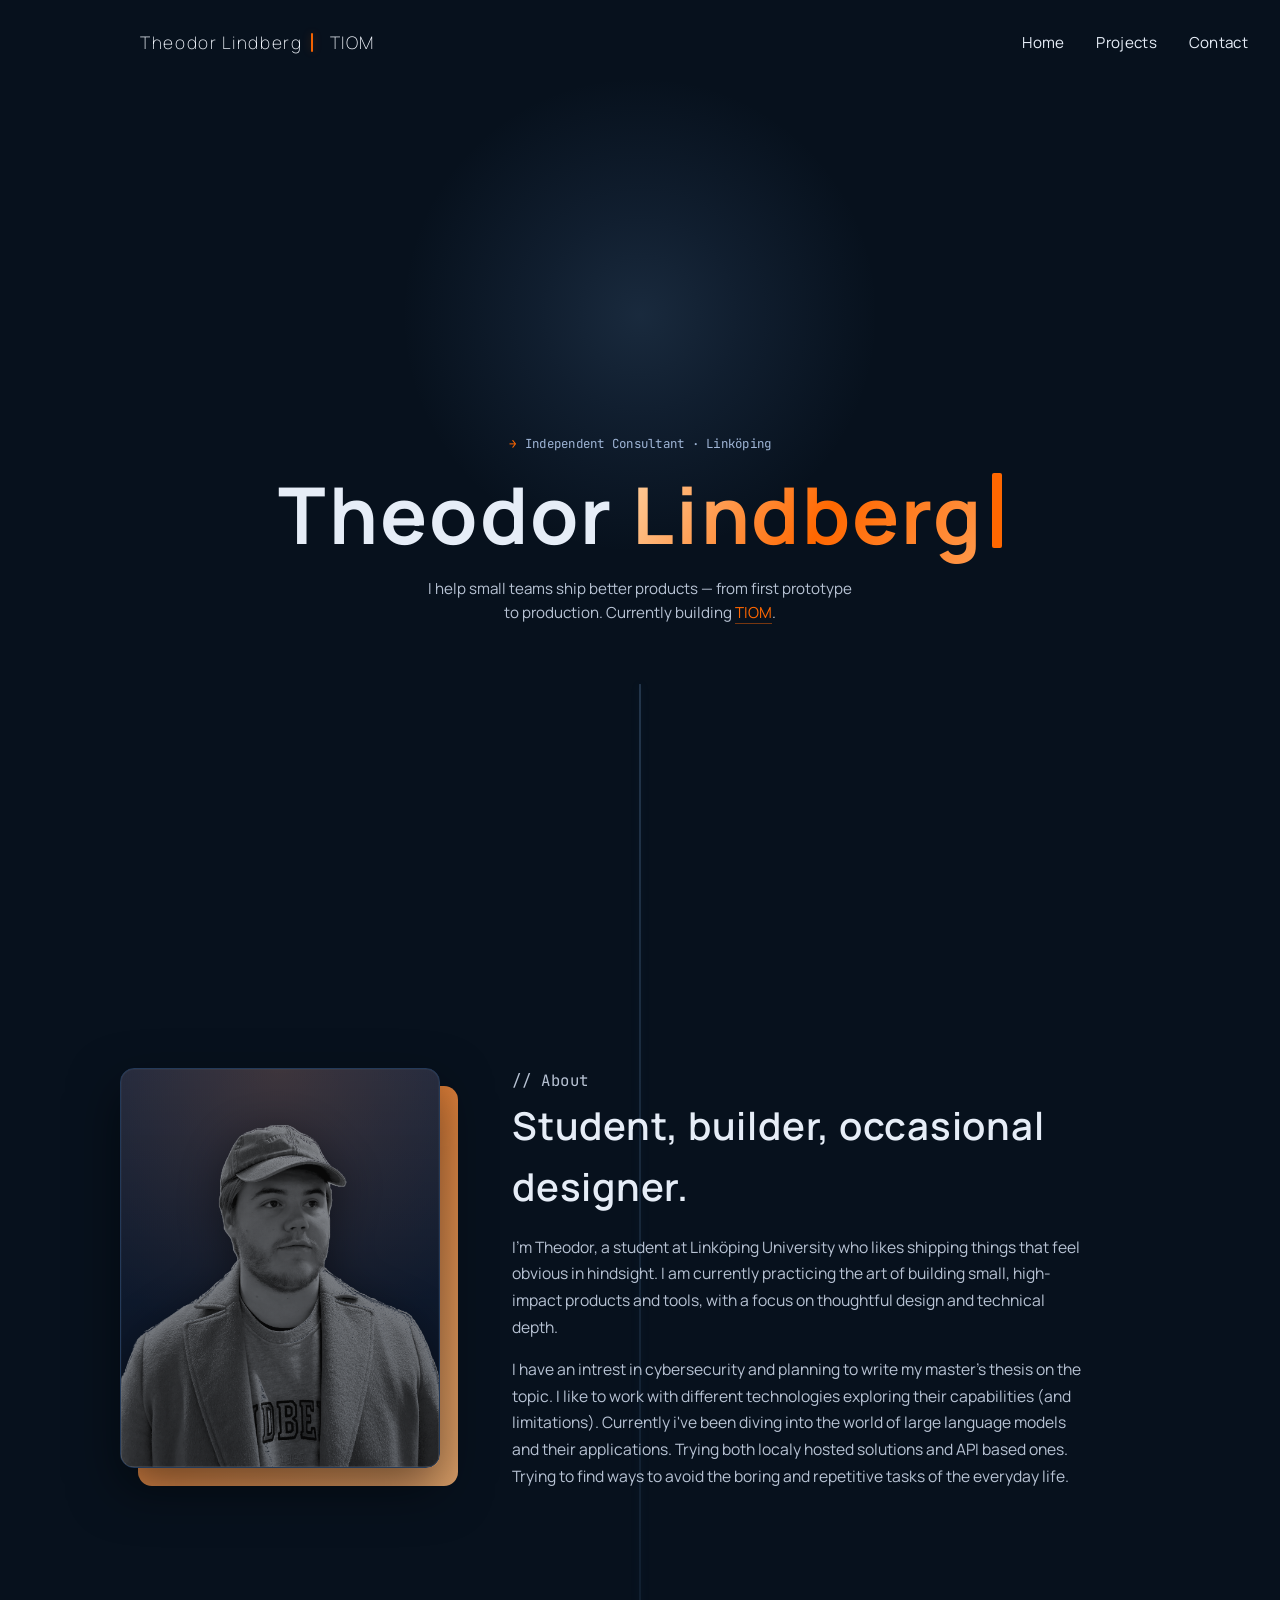
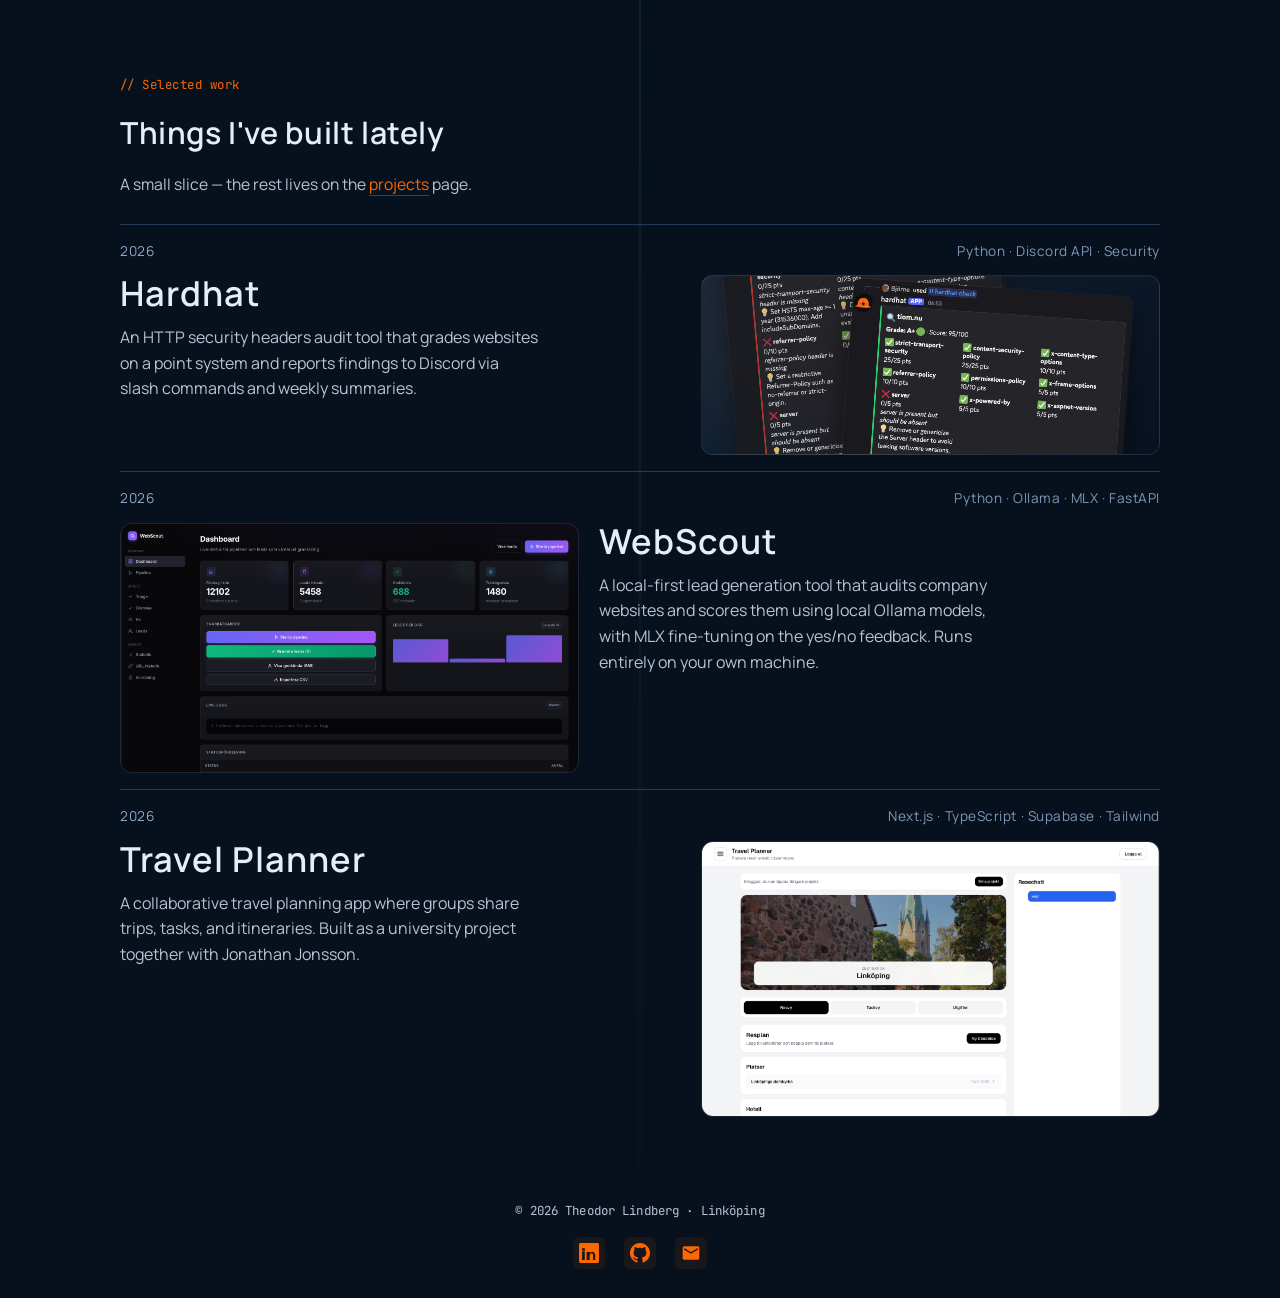
<file: index.html>
<!doctype html>
<html lang="en">
  <head>
    <meta charset="UTF-8" />
    <meta name="viewport" content="width=device-width, initial-scale=1.0" />
    <title>Theodor Lindberg | Consulting</title>
    <meta
      name="description"
      content="Independent consultant helping teams ship better products, faster."
    />
    <link rel="preconnect" href="https://fonts.googleapis.com" />
    <link rel="preconnect" href="https://fonts.gstatic.com" crossorigin />
    <link
      href="https://fonts.googleapis.com/css2?family=Manrope:wght@200;400;600;700&family=JetBrains+Mono:wght@400;500&display=swap"
      rel="stylesheet"
    />
    <link rel="stylesheet" href="styles.css" />
  </head>
  <body>
    <header class="site-header">
      <div class="brand" aria-label="theodor lindberg bar tiom">
        <a class="brand-name" href="#top">Theodor Lindberg</a>
        <span class="brand-divider" aria-hidden="true">|</span>
        <a class="brand-company" href="https://tiom.nu">TIOM</a>
      </div>
      <nav class="site-nav">
        <button class="nav-toggle" aria-label="Toggle menu">
          <span></span>
          <span></span>
          <span></span>
        </button>
        <ul class="nav-menu">
          <li><a href="index.html">Home</a></li>
          <li><a href="projects.html">Projects</a></li>
          <li><a href="contact.html">Contact</a></li>
        </ul>
      </nav>
    </header>

    <main id="top">
      <div class="page-line" aria-hidden="true"></div>
      <section class="hero container">
        <p class="hero-subline reveal">Independent Consultant · Linköping</p>
        <h1 class="reveal">Theodor <span class="name-accent">Lindberg</span><span class="hero-caret" aria-hidden="true"></span></h1>
        <p class="lead reveal">
          I help small teams ship better products — from first prototype to
          production. Currently building <a href="https://tiom.nu">TIOM</a>.
        </p>
      </section>

      <section class="container about-inline" id="about">
        <div class="about-inline-grid reveal">
          <figure class="about-inline-photo-wrap">
            <span class="photo-backdrop" aria-hidden="true"></span>
            <div class="photo-frame">
              <img
                class="about-inline-photo"
                src="assets/profilbild.png"
                alt="Portrait of Theodor Lindberg"
              />
            </div>
          </figure>
          <div class="about-inline-content">
            <p class="section-label">// About</p>
            <h2>Student, builder, occasional designer.</h2>
            <p>
              I'm Theodor, a student at Linköping University who likes shipping
              things that feel obvious in hindsight. I am currently practicing the art of building small, 
              high-impact products and tools, with a focus on thoughtful design and technical depth.
            </p>
            <p>
              I have an intrest in cybersecurity and planning to write my master's thesis on the topic. 
              I like to work with different technologies exploring their capabilities (and limitations).
              Currently i've been diving into the world of large language models and their applications.
              Trying both localy hosted solutions and API based ones. Trying to find ways to avoid the
              boring and repetitive tasks of the everyday life. 

           
          </div>
        </div>
      </section>

      <section class="container projects-intro reveal">
        <p class="section-label">// Selected work</p>
        <h2>Things I've built lately</h2>
        <p class="projects-lead">A small slice — the rest lives on the <a href="projects.html">projects</a> page.</p>
      </section>

      <section class="container projects-list spotlight-projects">
        <article class="project-entry reveal" id="spotlight-hardhat">
          <div class="project-meta">
            <p class="project-year">2026</p>
            <p class="project-tags">Python · Discord API · Security</p>
          </div>
          <div class="project-body">
            <div class="project-copy">
              <h2><a href="projects.html#project-hardhat">Hardhat</a></h2>
              <p>An HTTP security headers audit tool that grades websites on a point system and reports findings to Discord via slash commands and weekly summaries.</p>
            </div>
            <div class="project-preview project-preview-stack" aria-hidden="true">
              <img src="assets/hardhat-fail.png" alt="" class="stack-card stack-card-back" />
              <img src="assets/hardhat-pass.png" alt="" class="stack-card stack-card-front" />
            </div>
          </div>
        </article>

        <article class="project-entry reveal" id="spotlight-webscout">
          <div class="project-meta">
            <p class="project-year">2026</p>
            <p class="project-tags">Python · Ollama · MLX · FastAPI</p>
          </div>
          <div class="project-body">
            <div class="project-copy">
              <h2><a href="projects.html#project-webscout">WebScout</a></h2>
              <p>A local-first lead generation tool that audits company websites and scores them using local Ollama models, with MLX fine-tuning on the yes/no feedback. Runs entirely on your own machine.</p>
            </div>
            <div class="project-preview project-preview-image" aria-hidden="true">
              <img src="assets/webscout.png" alt="" />
            </div>
          </div>
        </article>

        <article class="project-entry reveal" id="spotlight-travel-planner">
          <div class="project-meta">
            <p class="project-year">2026</p>
            <p class="project-tags">Next.js · TypeScript · Supabase · Tailwind</p>
          </div>
          <div class="project-body">
            <div class="project-copy">
              <h2><a href="projects.html#project-travel-planner">Travel Planner</a></h2>
              <p>A collaborative travel planning app where groups share trips, tasks, and itineraries. Built as a university project together with Jonathan Jonsson.</p>
            </div>
            <div class="project-preview project-preview-image" aria-hidden="true">
              <img src="assets/travelplanner.png" alt="" />
            </div>
          </div>
        </article>
      </section>

      <section class="container spotlight-link reveal">
        <a href="projects.html">View all projects</a>
      </section>
    </main>

    <footer class="site-footer container">
      <div class="footer-content">
        <p class="footer-meta">© <span id="year"></span> Theodor Lindberg · Linköping</p>
        <div class="social-links">
          <a href="https://www.linkedin.com/in/theodor-l-00245a203" target="_blank" rel="noopener noreferrer" aria-label="LinkedIn">
            <svg viewBox="0 0 24 24" width="20" height="20" fill="currentColor">
              <path d="M20.447 20.452h-3.554v-5.569c0-1.328-.475-2.236-1.986-2.236-1.081 0-1.722.722-2.004 1.418-.103.249-.129.597-.129.946v5.441h-3.554s.05-8.736 0-9.646h3.554v1.366c.43-.664 1.199-1.608 2.928-1.608 2.136 0 3.745 1.393 3.745 4.385v5.503zM5.337 9.433c-1.144 0-1.915-.758-1.915-1.708 0-.951.771-1.71 1.958-1.71 1.187 0 1.914.759 1.939 1.71 0 .95-.752 1.708-1.982 1.708zm1.582 11.019H3.715V9.806h3.204v10.646zM22.225 0H1.771C.792 0 0 .774 0 1.729v20.542C0 23.227.792 24 1.771 24h20.451C23.2 24 24 23.227 24 22.271V1.729C24 .774 23.2 0 22.222 0h.003z"/>
            </svg>
          </a>
          <a href="https://github.com/Bjorne212" target="_blank" rel="noopener noreferrer" aria-label="GitHub">
            <svg viewBox="0 0 24 24" width="20" height="20" fill="currentColor">
              <path d="M12 0c-6.626 0-12 5.373-12 12 0 5.302 3.438 9.8 8.207 11.387.599.111.793-.261.793-.577v-2.234c-3.338.726-4.033-1.416-4.033-1.416-.546-1.387-1.333-1.756-1.333-1.756-1.089-.745.083-.729.083-.729 1.205.084 1.839 1.237 1.839 1.237 1.07 1.834 2.807 1.304 3.492.997.107-.775.418-1.305.762-1.604-2.665-.305-5.467-1.334-5.467-5.931 0-1.311.469-2.381 1.236-3.221-.124-.303-.535-1.524.117-3.176 0 0 1.008-.322 3.301 1.23.957-.266 1.983-.399 3.003-.404 1.02.005 2.047.138 3.006.404 2.291-1.552 3.297-1.23 3.297-1.23.653 1.653.242 2.874.118 3.176.77.84 1.235 1.911 1.235 3.221 0 4.609-2.807 5.624-5.479 5.921.43.372.823 1.102.823 2.222v 3.293c0 .319.192.694.801.576 4.765-1.589 8.199-6.086 8.199-11.386 0-6.627-5.373-12-12-12z"/>
            </svg>
          </a>
          <a href="mailto:tiom.info@gmail.com" aria-label="Email">
            <svg viewBox="0 0 24 24" width="20" height="20" fill="currentColor">
              <path d="M20 4H4c-1.1 0-1.99.9-1.99 2L2 18c0 1.1.9 2 2 2h16c1.1 0 2-.9 2-2V6c0-1.1-.9-2-2-2zm0 4l-8 5-8-5V6l8 5 8-5v2z"/>
            </svg>
          </a>
        </div>
      </div>
    </footer>

    <script src="main.js" defer></script>
  </body>
</html>
</file>
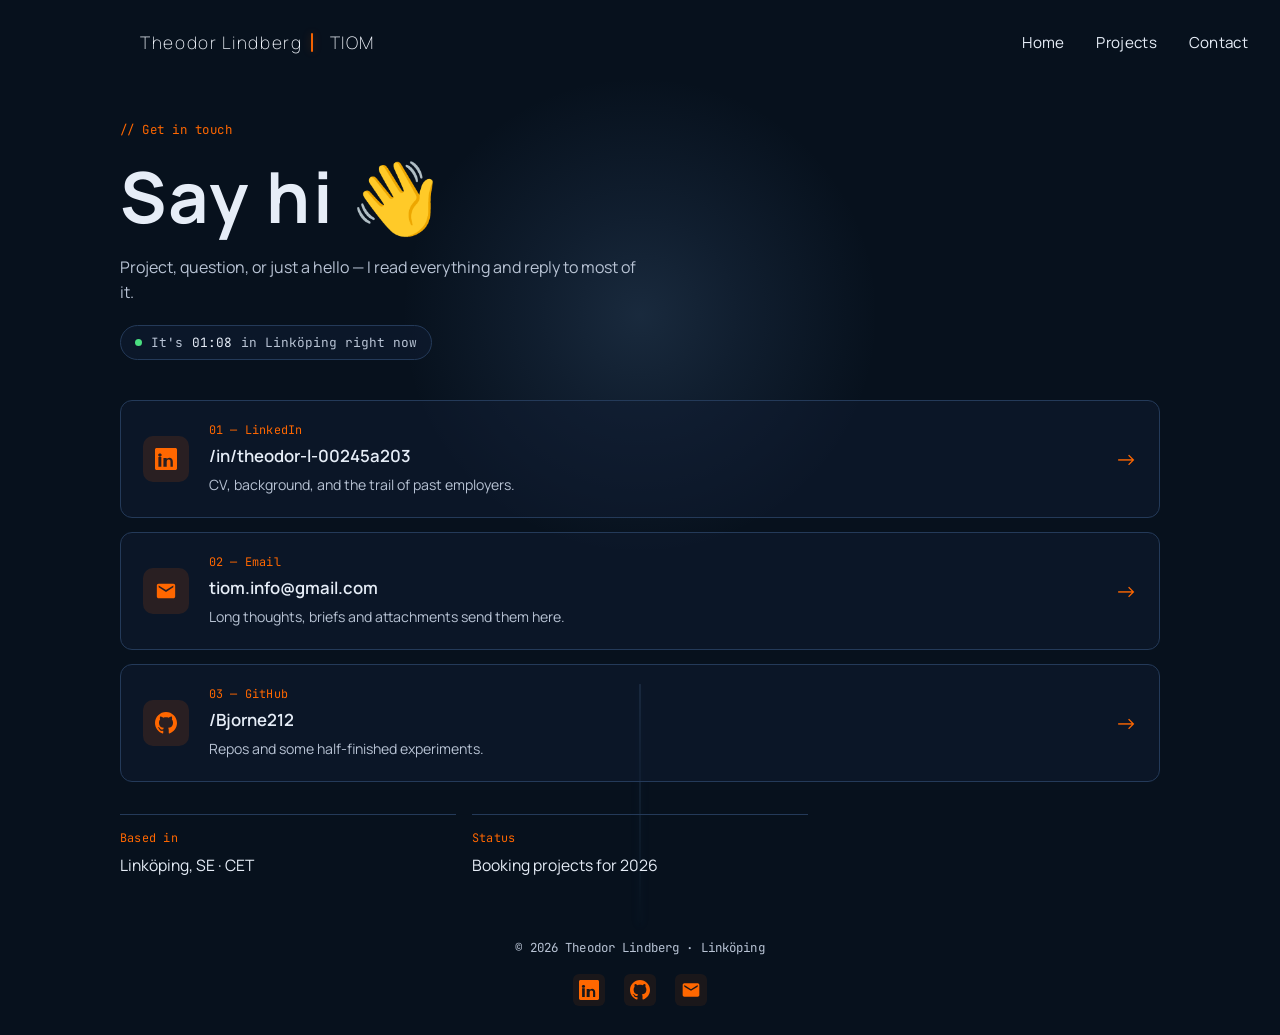
<file: contact.html>
<!doctype html>
<html lang="en">
  <head>
    <meta charset="UTF-8" />
    <meta name="viewport" content="width=device-width, initial-scale=1.0" />
    <title>Theodor Lindberg | Contact</title>
    <meta
      name="description"
      content="Contact Theodor Lindberg for consulting, product, or technical work."
    />
    <link rel="preconnect" href="https://fonts.googleapis.com" />
    <link rel="preconnect" href="https://fonts.gstatic.com" crossorigin />
    <link
      href="https://fonts.googleapis.com/css2?family=Manrope:wght@200;400;600;700&family=JetBrains+Mono:wght@400;500&display=swap"
      rel="stylesheet"
    />
    <link rel="stylesheet" href="styles.css" />
  </head>
  <body>
    <header class="site-header">
      <div class="brand" aria-label="theodor lindberg bar tiom">
        <a class="brand-name" href="index.html">Theodor Lindberg</a>
        <span class="brand-divider" aria-hidden="true">|</span>
        <a class="brand-company" href="https://tiom.nu">TIOM</a>
      </div>
      <nav class="site-nav">
        <button class="nav-toggle" aria-label="Toggle menu">
          <span></span>
          <span></span>
          <span></span>
        </button>
        <ul class="nav-menu">
          <li><a href="index.html">Home</a></li>
          <li><a href="projects.html">Projects</a></li>
          <li><a href="contact.html">Contact</a></li>
        </ul>
      </nav>
    </header>

    <main id="top">
      <div class="page-line" aria-hidden="true"></div>

      <section class="container contact-intro reveal">
        <p class="section-label">// Get in touch</p>
        <h1>Say hi <span class="wave" aria-hidden="true">👋</span></h1>
        <p class="contact-lead">
          Project, question, or just a hello — I read everything and reply to
          most of it. 
        </p>
        <p class="contact-clock">
          <span class="status-dot" aria-hidden="true"></span>
          It's <span id="local-time">--:--</span> in Linköping right now
        </p>
      </section>

      <section class="container contact-methods">
        <a
          class="contact-method reveal"
          href="https://www.linkedin.com/in/theodor-l-00245a203"
          target="_blank"
          rel="noopener noreferrer"
        >
          <div class="contact-method-icon" aria-hidden="true">
            <svg viewBox="0 0 24 24" width="22" height="22" fill="currentColor">
              <path d="M20.447 20.452h-3.554v-5.569c0-1.328-.475-2.236-1.986-2.236-1.081 0-1.722.722-2.004 1.418-.103.249-.129.597-.129.946v5.441h-3.554s.05-8.736 0-9.646h3.554v1.366c.43-.664 1.199-1.608 2.928-1.608 2.136 0 3.745 1.393 3.745 4.385v5.503zM5.337 9.433c-1.144 0-1.915-.758-1.915-1.708 0-.951.771-1.71 1.958-1.71 1.187 0 1.914.759 1.939 1.71 0 .95-.752 1.708-1.982 1.708zm1.582 11.019H3.715V9.806h3.204v10.646zM22.225 0H1.771C.792 0 0 .774 0 1.729v20.542C0 23.227.792 24 1.771 24h20.451C23.2 24 24 23.227 24 22.271V1.729C24 .774 23.2 0 22.222 0h.003z"/>
            </svg>
          </div>
          <div class="contact-method-body">
            <p class="contact-method-label">01 — LinkedIn</p>
            <p class="contact-method-value">/in/theodor-l-00245a203</p>
            <p class="contact-method-note">CV, background, and the trail of past employers.</p>
          </div>
          <span class="contact-method-arrow" aria-hidden="true">→</span>
        </a>

        <a
          class="contact-method reveal"
          href="mailto:tiom.info@gmail.com"
        >
          <div class="contact-method-icon" aria-hidden="true">
            <svg viewBox="0 0 24 24" width="22" height="22" fill="currentColor">
              <path d="M20 4H4c-1.1 0-1.99.9-1.99 2L2 18c0 1.1.9 2 2 2h16c1.1 0 2-.9 2-2V6c0-1.1-.9-2-2-2zm0 4l-8 5-8-5V6l8 5 8-5v2z"/>
            </svg>
          </div>
          <div class="contact-method-body">
            <p class="contact-method-label">02 — Email</p>
            <p class="contact-method-value">tiom.info@gmail.com</p>
            <p class="contact-method-note">Long thoughts, briefs and attachments send them here.</p>
          </div>
          <span class="contact-method-arrow" aria-hidden="true">→</span>
        </a>

        <a
          class="contact-method reveal"
          href="https://github.com/Bjorne212"
          target="_blank"
          rel="noopener noreferrer"
        >
          <div class="contact-method-icon" aria-hidden="true">
            <svg viewBox="0 0 24 24" width="22" height="22" fill="currentColor">
              <path d="M12 0c-6.626 0-12 5.373-12 12 0 5.302 3.438 9.8 8.207 11.387.599.111.793-.261.793-.577v-2.234c-3.338.726-4.033-1.416-4.033-1.416-.546-1.387-1.333-1.756-1.333-1.756-1.089-.745.083-.729.083-.729 1.205.084 1.839 1.237 1.839 1.237 1.07 1.834 2.807 1.304 3.492.997.107-.775.418-1.305.762-1.604-2.665-.305-5.467-1.334-5.467-5.931 0-1.311.469-2.381 1.236-3.221-.124-.303-.535-1.524.117-3.176 0 0 1.008-.322 3.301 1.23.957-.266 1.983-.399 3.003-.404 1.02.005 2.047.138 3.006.404 2.291-1.552 3.297-1.23 3.297-1.23.653 1.653.242 2.874.118 3.176.77.84 1.235 1.911 1.235 3.221 0 4.609-2.807 5.624-5.479 5.921.43.372.823 1.102.823 2.222v 3.293c0 .319.192.694.801.576 4.765-1.589 8.199-6.086 8.199-11.386 0-6.627-5.373-12-12-12z"/>
            </svg>
          </div>
          <div class="contact-method-body">
            <p class="contact-method-label">03 — GitHub</p>
            <p class="contact-method-value">/Bjorne212</p>
            <p class="contact-method-note">Repos and some half-finished experiments.</p>
          </div>
          <span class="contact-method-arrow" aria-hidden="true">→</span>
        </a>
      </section>

      <section class="container contact-meta reveal">
        <div class="contact-meta-item">
          <p class="contact-meta-label">Based in</p>
          <p class="contact-meta-value">Linköping, SE · CET</p>
        </div>
        <div class="contact-meta-item">
          <p class="contact-meta-label">Status</p>
          <p class="contact-meta-value">Booking projects for 2026</p>
        </div>
      </section>
    </main>

    <footer class="site-footer container">
      <div class="footer-content">
        <p class="footer-meta">© <span id="year"></span> Theodor Lindberg · Linköping</p>
        <div class="social-links">
          <a href="https://www.linkedin.com/in/theodor-l-00245a203" target="_blank" rel="noopener noreferrer" aria-label="LinkedIn">
            <svg viewBox="0 0 24 24" width="20" height="20" fill="currentColor">
              <path d="M20.447 20.452h-3.554v-5.569c0-1.328-.475-2.236-1.986-2.236-1.081 0-1.722.722-2.004 1.418-.103.249-.129.597-.129.946v5.441h-3.554s.05-8.736 0-9.646h3.554v1.366c.43-.664 1.199-1.608 2.928-1.608 2.136 0 3.745 1.393 3.745 4.385v5.503zM5.337 9.433c-1.144 0-1.915-.758-1.915-1.708 0-.951.771-1.71 1.958-1.71 1.187 0 1.914.759 1.939 1.71 0 .95-.752 1.708-1.982 1.708zm1.582 11.019H3.715V9.806h3.204v10.646zM22.225 0H1.771C.792 0 0 .774 0 1.729v20.542C0 23.227.792 24 1.771 24h20.451C23.2 24 24 23.227 24 22.271V1.729C24 .774 23.2 0 22.222 0h.003z"/>
            </svg>
          </a>
          <a href="https://github.com/Bjorne212" target="_blank" rel="noopener noreferrer" aria-label="GitHub">
            <svg viewBox="0 0 24 24" width="20" height="20" fill="currentColor">
              <path d="M12 0c-6.626 0-12 5.373-12 12 0 5.302 3.438 9.8 8.207 11.387.599.111.793-.261.793-.577v-2.234c-3.338.726-4.033-1.416-4.033-1.416-.546-1.387-1.333-1.756-1.333-1.756-1.089-.745.083-.729.083-.729 1.205.084 1.839 1.237 1.839 1.237 1.07 1.834 2.807 1.304 3.492.997.107-.775.418-1.305.762-1.604-2.665-.305-5.467-1.334-5.467-5.931 0-1.311.469-2.381 1.236-3.221-.124-.303-.535-1.524.117-3.176 0 0 1.008-.322 3.301 1.23.957-.266 1.983-.399 3.003-.404 1.02.005 2.047.138 3.006.404 2.291-1.552 3.297-1.23 3.297-1.23.653 1.653.242 2.874.118 3.176.77.84 1.235 1.911 1.235 3.221 0 4.609-2.807 5.624-5.479 5.921.43.372.823 1.102.823 2.222v 3.293c0 .319.192.694.801.576 4.765-1.589 8.199-6.086 8.199-11.386 0-6.627-5.373-12-12-12z"/>
            </svg>
          </a>
          <a href="mailto:tiom.info@gmail.com" aria-label="Email">
            <svg viewBox="0 0 24 24" width="20" height="20" fill="currentColor">
              <path d="M20 4H4c-1.1 0-1.99.9-1.99 2L2 18c0 1.1.9 2 2 2h16c1.1 0 2-.9 2-2V6c0-1.1-.9-2-2-2zm0 4l-8 5-8-5V6l8 5 8-5v2z"/>
            </svg>
          </a>
        </div>
      </div>
    </footer>

    <script src="main.js" defer></script>
  </body>
</html>
</file>
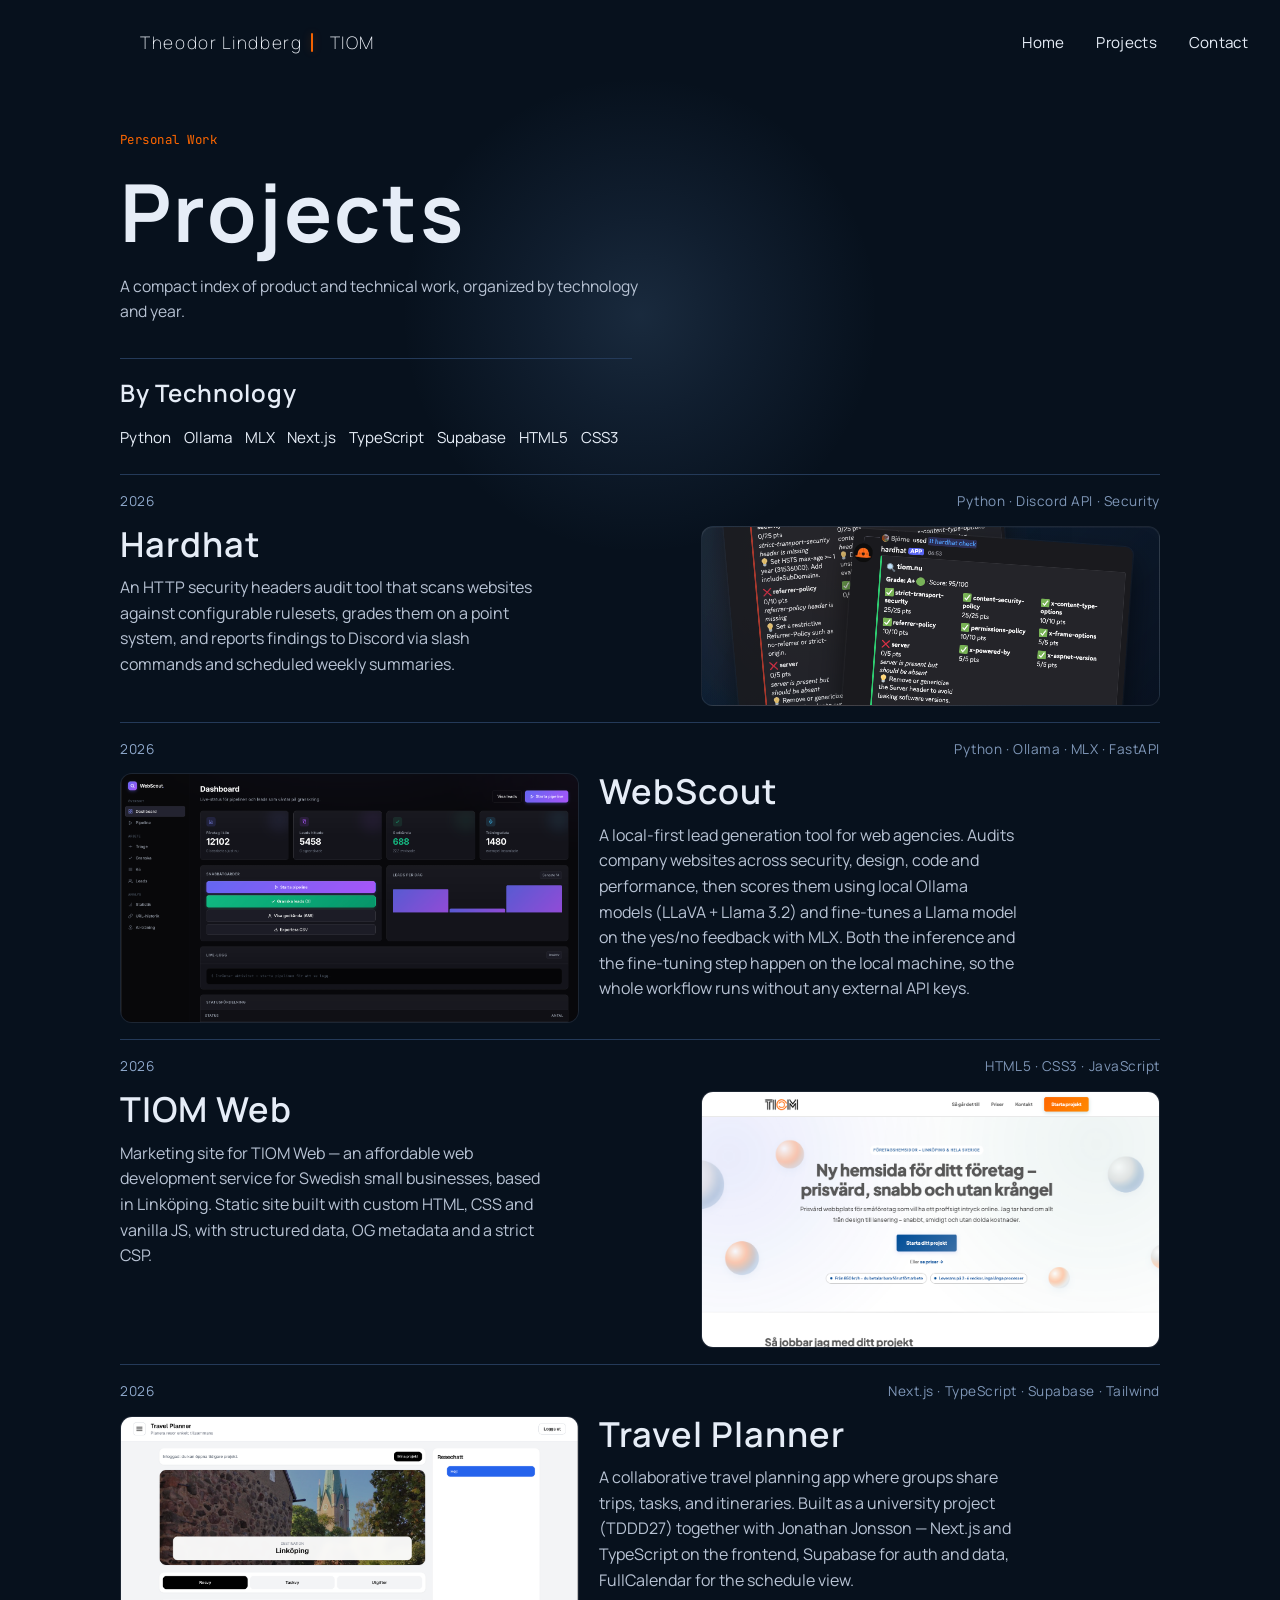
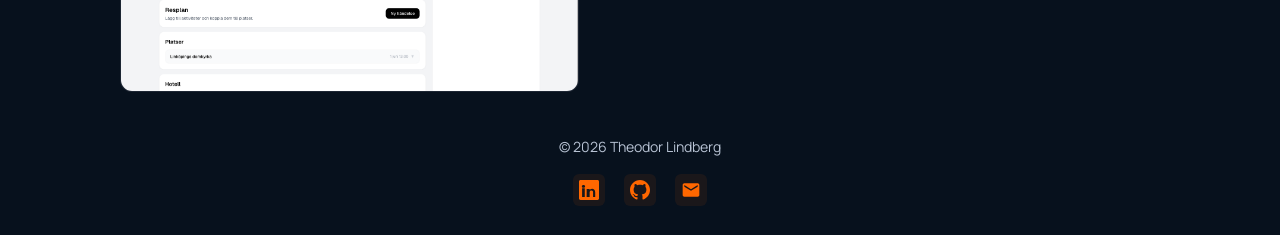
<file: projects.html>
<!doctype html>
<html lang="en">
  <head>
    <meta charset="UTF-8" />
    <meta name="viewport" content="width=device-width, initial-scale=1.0" />
    <title>Theodor Lindberg | Projects</title>
    <meta
      name="description"
      content="Selected projects and work by Theodor Lindberg."
    />
    <link rel="preconnect" href="https://fonts.googleapis.com" />
    <link rel="preconnect" href="https://fonts.gstatic.com" crossorigin />
    <link
      href="https://fonts.googleapis.com/css2?family=Manrope:wght@200;400;600;700&family=JetBrains+Mono:wght@400;500&display=swap"
      rel="stylesheet"
    />
    <link rel="stylesheet" href="styles.css" />
  </head>
  <body>
    <header class="site-header">
      <div class="brand" aria-label="theodor lindberg bar tiom">
        <a class="brand-name" href="index.html">Theodor Lindberg</a>
        <span class="brand-divider" aria-hidden="true">|</span>
        <a class="brand-company" href="https://tiom.nu">TIOM</a>
      </div>
      <nav class="site-nav">
        <button class="nav-toggle" aria-label="Toggle menu">
          <span></span>
          <span></span>
          <span></span>
        </button>
        <ul class="nav-menu">
          <li><a href="index.html">Home</a></li>
          <li><a href="projects.html">Projects</a></li>
          <li><a href="contact.html">Contact</a></li>
        </ul>
      </nav>
    </header>

    <main id="top">
      <section class="container projects-intro reveal">
        <p class="section-label">Personal Work</p>
        <h1>Projects</h1>
        <p class="projects-lead">A compact index of product and technical work, organized by technology and year.</p>
      </section>

      <section class="container section-block projects-index reveal">
        <div class="projects-index-group">
          <h2>By Technology</h2>
          <div class="index-links">
            <a href="#project-hardhat">Python</a>
            <a href="#project-webscout">Ollama</a>
            <a href="#project-webscout">MLX</a>
            <a href="#project-travel-planner">Next.js</a>
            <a href="#project-travel-planner">TypeScript</a>
            <a href="#project-travel-planner">Supabase</a>
            <a href="#project-tiom-web">HTML5</a>
            <a href="#project-tiom-web">CSS3</a>
          </div>
        </div>
      </section>

      <section class="container projects-list">
        <article class="project-entry reveal" id="project-hardhat">
          <div class="project-meta">
            <p class="project-year">2026</p>
            <p class="project-tags">Python · Discord API · Security</p>
          </div>
          <div class="project-body">
            <div class="project-copy">
              <h2><a href="https://github.com/Bjorne212/hardhat" target="_blank" rel="noopener noreferrer">Hardhat</a></h2>
              <p>An HTTP security headers audit tool that scans websites against configurable rulesets, grades them on a point system, and reports findings to Discord via slash commands and scheduled weekly summaries.</p>
            </div>
            <div class="project-preview project-preview-stack" aria-hidden="true">
              <img src="assets/hardhat-fail.png" alt="" class="stack-card stack-card-back" />
              <img src="assets/hardhat-pass.png" alt="" class="stack-card stack-card-front" />
            </div>
          </div>
        </article>

        <article class="project-entry reveal" id="project-webscout">
          <div class="project-meta">
            <p class="project-year">2026</p>
            <p class="project-tags">Python · Ollama · MLX · FastAPI</p>
          </div>
          <div class="project-body">
            <div class="project-copy">
              <h2>WebScout</h2>
              <p>A local-first lead generation tool for web agencies. Audits company websites across security, design, code and performance, then scores them using local Ollama models (LLaVA + Llama 3.2) and fine-tunes a Llama model on the yes/no feedback with MLX. Both the inference and the fine-tuning step happen on the local machine, so the whole workflow runs without any external API keys.</p>
            </div>
            <div class="project-preview project-preview-image" aria-hidden="true">
              <img src="assets/webscout.png" alt="" />
            </div>
          </div>
        </article>

        <article class="project-entry reveal" id="project-tiom-web">
          <div class="project-meta">
            <p class="project-year">2026</p>
            <p class="project-tags">HTML5 · CSS3 · JavaScript</p>
          </div>
          <div class="project-body">
            <div class="project-copy">
              <h2><a href="https://web.tiom.nu/" target="_blank" rel="noopener noreferrer">TIOM Web</a></h2>
              <p>Marketing site for TIOM Web — an affordable web development service for Swedish small businesses, based in Linköping. Static site built with custom HTML, CSS and vanilla JS, with structured data, OG metadata and a strict CSP.</p>
            </div>
            <div class="project-preview project-preview-image" aria-hidden="true">
              <img src="assets/web-tiom.png" alt="" />
            </div>
          </div>
        </article>

        <article class="project-entry reveal" id="project-travel-planner">
          <div class="project-meta">
            <p class="project-year">2026</p>
            <p class="project-tags">Next.js · TypeScript · Supabase · Tailwind</p>
          </div>
          <div class="project-body">
            <div class="project-copy">
              <h2>Travel Planner</h2>
              <p>A collaborative travel planning app where groups share trips, tasks, and itineraries. Built as a university project (TDDD27) together with Jonathan Jonsson — Next.js and TypeScript on the frontend, Supabase for auth and data, FullCalendar for the schedule view.</p>
            </div>
            <div class="project-preview project-preview-image" aria-hidden="true">
              <img src="assets/travelplanner.png" alt="" />
            </div>
          </div>
        </article>

      </section>
    </main>

    <footer class="site-footer container">
      <div class="footer-content">
        <p>© <span id="year"></span> Theodor Lindberg</p>
        <div class="social-links">
          <a href="https://www.linkedin.com/in/theodor-l-00245a203" target="_blank" rel="noopener noreferrer" aria-label="LinkedIn">
            <svg viewBox="0 0 24 24" width="20" height="20" fill="currentColor">
              <path d="M20.447 20.452h-3.554v-5.569c0-1.328-.475-2.236-1.986-2.236-1.081 0-1.722.722-2.004 1.418-.103.249-.129.597-.129.946v5.441h-3.554s.05-8.736 0-9.646h3.554v1.366c.43-.664 1.199-1.608 2.928-1.608 2.136 0 3.745 1.393 3.745 4.385v5.503zM5.337 9.433c-1.144 0-1.915-.758-1.915-1.708 0-.951.771-1.71 1.958-1.71 1.187 0 1.914.759 1.939 1.71 0 .95-.752 1.708-1.982 1.708zm1.582 11.019H3.715V9.806h3.204v10.646zM22.225 0H1.771C.792 0 0 .774 0 1.729v20.542C0 23.227.792 24 1.771 24h20.451C23.2 24 24 23.227 24 22.271V1.729C24 .774 23.2 0 22.222 0h.003z"/>
            </svg>
          </a>
          <a href="https://github.com/Bjorne212" target="_blank" rel="noopener noreferrer" aria-label="GitHub">
            <svg viewBox="0 0 24 24" width="20" height="20" fill="currentColor">
              <path d="M12 0c-6.626 0-12 5.373-12 12 0 5.302 3.438 9.8 8.207 11.387.599.111.793-.261.793-.577v-2.234c-3.338.726-4.033-1.416-4.033-1.416-.546-1.387-1.333-1.756-1.333-1.756-1.089-.745.083-.729.083-.729 1.205.084 1.839 1.237 1.839 1.237 1.07 1.834 2.807 1.304 3.492.997.107-.775.418-1.305.762-1.604-2.665-.305-5.467-1.334-5.467-5.931 0-1.311.469-2.381 1.236-3.221-.124-.303-.535-1.524.117-3.176 0 0 1.008-.322 3.301 1.23.957-.266 1.983-.399 3.003-.404 1.02.005 2.047.138 3.006.404 2.291-1.552 3.297-1.23 3.297-1.23.653 1.653.242 2.874.118 3.176.77.84 1.235 1.911 1.235 3.221 0 4.609-2.807 5.624-5.479 5.921.43.372.823 1.102.823 2.222v 3.293c0 .319.192.694.801.576 4.765-1.589 8.199-6.086 8.199-11.386 0-6.627-5.373-12-12-12z"/>
            </svg>
          </a>
          <a href="mailto:tiom.info@gmail.com" aria-label="Email">
            <svg viewBox="0 0 24 24" width="20" height="20" fill="currentColor">
              <path d="M20 4H4c-1.1 0-1.99.9-1.99 2L2 18c0 1.1.9 2 2 2h16c1.1 0 2-.9 2-2V6c0-1.1-.9-2-2-2zm0 4l-8 5-8-5V6l8 5 8-5v2z"/>
            </svg>
          </a>
        </div>
      </div>
    </footer>

    <script src="main.js" defer></script>
  </body>
</html>
</file>
<file: styles.css>
:root {
  --orange: #ff6700;
  --gray-dark: #575757;
  --gray-light: #bdbdbd;
  --blue-mid: #3a6ea5;
  --blue-deep: #004e98;

  --bg: #0a1322;
  --surface: #101d33;
  --text: #e6edf7;
  --muted: #b8c3d4;
  --line: #243a59;
  --shadow: 0 10px 28px rgba(0, 0, 0, 0.35);
}

* {
  box-sizing: border-box;
}

html,
body {
  margin: 0;
  padding: 0;
}

body {
  position: relative;
  overflow-x: hidden;
  font-family: "Manrope", sans-serif;
  color: var(--text);
  --flashlight-x: 50vw;
  --flashlight-y: 35vh;
  background:
    radial-gradient(
      circle 340px at var(--flashlight-x) var(--flashlight-y),
      rgba(120, 172, 230, 0.16) 0,
      rgba(98, 145, 205, 0.1) 30%,
      rgba(7, 17, 29, 0) 70%
    ),
    #07111d;
  background-attachment: fixed;
  background-repeat: no-repeat;
  line-height: 1.6;
  min-height: 100vh;
}

body::before {
  content: "";
  position: fixed;
  inset: 0;
  background: radial-gradient(circle at 50% 10%, rgba(101, 169, 221, 0.15) 0%, rgba(41, 78, 122, 0.08) 32%, rgba(9, 19, 35, 0) 58%);
  pointer-events: none;
  z-index: -2;
}

body::after {
  content: "";
  position: fixed;
  top: 0;
  bottom: 0;
  left: 50%;
  transform: translateX(-50%);
  width: min(40vw, 430px);
  background: linear-gradient(180deg, rgba(124, 215, 250, 0.28) 0%, rgba(71, 132, 194, 0.13) 42%, rgba(10, 19, 34, 0) 100%);
  filter: blur(22px);
  opacity: 0.42;
  pointer-events: none;
  z-index: -1;
}

main {
  position: relative;
}

.container {
  width: min(1040px, 92vw);
  margin: 0 auto;
}

.site-header {
  width: 100%;
  padding: 0.45rem 2rem;
  padding-top: 1.25rem;
  min-height: 72px;
  display: flex;
  align-items: center;
  justify-content: space-between;
  position: sticky;
  top: 0;
  z-index: 30;
  background: transparent;
  text-align: center;
}

.brand {
  display: grid;
  grid-template-columns: 1fr auto 1fr;
  align-items: center;
  gap: 0.55rem;
  width: min(560px, 92vw);
  min-height: 100%;
  line-height: 1;
  font-weight: 200;
  font-size: clamp(0.95rem, 1.35vw, 1.15rem);
  letter-spacing: 0.09em;
}

.brand-name,
.brand-company {
  font-weight: 200;
  color: #f4f8ff;
  text-decoration: none;
}

.brand-name {
  justify-self: end;
  text-align: right;
}

.brand-company {
  justify-self: start;
  text-align: left;
  margin-left: .5rem;
}

.brand-name:hover,
.brand-company:hover {
  color: #ffffff;
}

.brand-divider {
  display: block;
  width: 2px;
  height: 1.15rem;
  background: rgba(255, 103, 0, 0.95);
  box-shadow: 0 0 8px rgba(255, 103, 0, 0.28);
  border-radius: 999px;
  color: transparent;
  font-size: 0;
  line-height: 0;
}

.site-nav {
  display: flex;
  align-items: center;
}

.nav-toggle {
  display: none;
  flex-direction: column;
  gap: 5px;
  background: none;
  border: none;
  cursor: pointer;
  padding: 0;
  width: 28px;
  height: 24px;
}

.nav-toggle span {
  width: 100%;
  height: 2px;
  background: var(--text);
  border-radius: 999px;
  transition: all 0.3s ease;
}

.nav-toggle.active span:nth-child(1) {
  transform: rotate(45deg) translateY(10px);
}

.nav-toggle.active span:nth-child(2) {
  opacity: 0;
}

.nav-toggle.active span:nth-child(3) {
  transform: rotate(-45deg) translateY(-10px);
}

.nav-menu {
  display: flex;
  gap: 2rem;
  list-style: none;
  margin: 0;
  padding: 0;
  align-items: center;
}

.nav-menu a {
  color: var(--text);
  text-decoration: none;
  font-size: 0.95rem;
  font-weight: 400;
  letter-spacing: 0.02em;
  transition: color 0.3s ease;
  position: relative;
}

.nav-menu a::after {
  content: "";
  position: absolute;
  bottom: -4px;
  left: 0;
  width: 0;
  height: 1px;
  background: var(--orange);
  transition: width 0.3s ease;
}

.nav-menu a:hover {
  color: var(--orange);
}

.nav-menu a:hover::after {
  width: 100%;
}

.hero {
  width: 100vw;
  margin-left: calc(50% - 50vw);
  margin-top: 0;
  min-height: 100vh;
  position: relative;
  overflow: hidden;
  isolation: isolate;
  background: transparent;
  text-align: center;
  display: flex;
  flex-direction: column;
  align-items: center;
  justify-content: center;
  gap: 0.8rem;
  padding: 2.8rem 0 2.2rem;
}

.hero::before {
  content: none;
}

.hero::after {
  content: none;
}

h1 {
  font-size: clamp(2.35rem, 8.6vw, 4.9rem);
  line-height: 1.2;
  font-weight: 700;
  letter-spacing: 0.03em;
  margin: 0;
  z-index: 1;
}

h2 {
  font-size: clamp(1.1rem, 2.2vw, 1.5rem);
  font-weight: 600;
  letter-spacing: 0.03em;
  margin: 0 0 0.9rem;
}

h3 {
  font-size: 1rem;
  font-weight: 600;
  letter-spacing: 0.03em;
  margin-top: 0;
}

.lead {
  max-width: 48ch;
  margin: 0.2rem auto 0;
  color: var(--muted);
  font-size: 0.95rem;
  z-index: 1;
}

.projects-intro {
  padding: 3.6rem 0 1.4rem;
  text-align: left;
}

.section-label {
  margin: 0 0 0.9rem;
  color: var(--orange);
  font-family: "JetBrains Mono", ui-monospace, SFMono-Regular, Menlo, monospace;
  font-size: 0.78rem;
  letter-spacing: 0.04em;
  text-transform: none;
}

.status-pill {
  display: inline-flex;
  align-items: center;
  gap: 0.5rem;
  padding: 0.4rem 0.8rem;
  border: 1px solid rgba(120, 200, 140, 0.32);
  border-radius: 999px;
  background: rgba(60, 130, 80, 0.12);
  color: #b8e8c4;
  font-family: "JetBrains Mono", ui-monospace, SFMono-Regular, Menlo, monospace;
  font-size: 0.74rem;
  letter-spacing: 0.02em;
  z-index: 1;
}

.status-dot {
  width: 7px;
  height: 7px;
  border-radius: 50%;
  background: #4ade80;
  box-shadow: 0 0 0 0 rgba(74, 222, 128, 0.55);
  animation: status-pulse 2.2s ease-in-out infinite;
}

@keyframes status-pulse {
  0%, 100% { box-shadow: 0 0 0 0 rgba(74, 222, 128, 0.45); }
  50% { box-shadow: 0 0 0 6px rgba(74, 222, 128, 0); }
}

.name-accent {
  color: var(--text);
  background: linear-gradient(120deg, #ffd1a1 0%, var(--orange) 55%, #ff9a4d 100%);
  -webkit-background-clip: text;
  background-clip: text;
  -webkit-text-fill-color: transparent;
}

.hero-caret {
  display: inline-block;
  width: 0.12em;
  height: 0.95em;
  margin-left: 0.12em;
  vertical-align: -0.05em;
  background: var(--orange);
  border-radius: 2px;
  animation: caret-blink 1.1s steps(1) infinite;
}

@keyframes caret-blink {
  50% { opacity: 0; }
}

.lead a {
  color: var(--orange);
  text-decoration: none;
  border-bottom: 1px solid rgba(255, 103, 0, 0.45);
  transition: border-color 0.25s ease;
}

.lead a:hover {
  border-bottom-color: var(--orange);
}

.projects-intro h1 {
  max-width: 8ch;
  text-align: left;
  font-size: clamp(2.8rem, 8vw, 5rem);
  margin: 0;
}

.projects-intro h2 {
  margin: 0;
  font-size: clamp(1.3rem, 2.5vw, 1.9rem);
  font-weight: 600;
  letter-spacing: 0.02em;
}

.projects-lead {
  max-width: 34rem;
  margin: 0.9rem 0 0;
  color: var(--muted);
  font-size: 0.98rem;
}

.projects-index {
  display: grid;
  grid-template-columns: repeat(2, minmax(0, 1fr));
  gap: 1rem;
  padding-top: 0.6rem;
  padding-bottom: 1.4rem;
}

.projects-index-group {
  border-top: 1px solid var(--line);
  padding-top: 0.9rem;
}

.index-links {
  display: flex;
  flex-wrap: wrap;
  gap: 0.7rem 0.8rem;
}

.index-links a {
  color: var(--text);
  text-decoration: none;
  font-size: 0.95rem;
  padding-bottom: 0.15rem;
  border-bottom: 1px solid transparent;
  transition: color 0.25s ease, border-color 0.25s ease;
}

.index-links a:hover {
  color: var(--orange);
  border-color: rgba(255, 103, 0, 0.7);
}

.projects-list {
  display: grid;
  gap: 1rem;
  padding-top: 0.25rem;
  padding-bottom: 2rem;
}

.spotlight-projects {
  padding-bottom: 0.8rem;
}

.spotlight-link {
  display: flex;
  justify-content: flex-end;
  padding-bottom: 2rem;
}

.spotlight-link a {
  color: var(--text);
  text-decoration: none;
  font-size: 0.95rem;
  border-bottom: 1px solid rgba(255, 255, 255, 0.2);
  padding-bottom: 0.15rem;
  transition: color 0.25s ease, border-color 0.25s ease;
}

.spotlight-link a:hover {
  color: var(--orange);
  border-color: rgba(255, 103, 0, 0.7);
}

.project-entry {
  border-top: 1px solid var(--line);
  padding-top: 1rem;
}

.project-meta {
  display: flex;
  justify-content: space-between;
  gap: 1rem;
  align-items: baseline;
  margin-bottom: 0.8rem;
  color: #8ea8cb;
}

.project-year,
.project-tags {
  margin: 0;
  font-size: 0.85rem;
  letter-spacing: 0.04em;
}

.project-tags {
  text-align: right;
  color: #7f97b8;
}

.project-body {
  display: grid;
  grid-template-columns: minmax(0, 1.1fr) minmax(220px, 0.9fr);
  gap: 1.25rem;
  align-items: stretch;
}

.project-copy h2 {
  margin: 0;
  font-size: clamp(1.45rem, 3vw, 2.15rem);
  line-height: 1.05;
}

.project-copy h2 a {
  color: var(--text);
  text-decoration: none;
}

.project-copy h2 a:hover {
  color: var(--orange);
}

.project-copy p {
  margin: 0.85rem 0 0;
  max-width: 42ch;
  color: var(--muted);
}

.project-preview {
  min-height: 180px;
  border-radius: 12px;
  border: 1px solid rgba(255, 255, 255, 0.08);
  background: linear-gradient(135deg, rgba(58, 110, 165, 0.28), rgba(16, 29, 51, 0.82));
  box-shadow: inset 0 1px 0 rgba(255, 255, 255, 0.04);
}

.project-preview-blue {
  background: linear-gradient(135deg, rgba(58, 110, 165, 0.34), rgba(10, 19, 34, 0.86));
}

.project-preview-orange {
  background: linear-gradient(135deg, rgba(255, 103, 0, 0.32), rgba(10, 19, 34, 0.86));
}

.project-preview-teal {
  background: linear-gradient(135deg, rgba(69, 176, 173, 0.28), rgba(10, 19, 34, 0.86));
}

.project-preview-slate {
  background: linear-gradient(135deg, rgba(110, 130, 160, 0.28), rgba(10, 19, 34, 0.86));
}

.project-preview-image {
  position: relative;
  overflow: hidden;
  padding: 0;
  background: #0a1322;
}

.project-preview-image img {
  width: 100%;
  height: 100%;
  object-fit: cover;
  display: block;
}

.project-preview-stack {
  position: relative;
  overflow: hidden;
  padding: 1.2rem;
  background:
    radial-gradient(circle at 30% 20%, rgba(255, 138, 61, 0.18) 0%, rgba(255, 103, 0, 0) 55%),
    linear-gradient(135deg, rgba(58, 110, 165, 0.22), rgba(10, 19, 34, 0.92));
  display: flex;
  align-items: center;
  justify-content: center;
  isolation: isolate;
}

.stack-card {
  position: absolute;
  width: 70%;
  max-width: 280px;
  height: auto;
  border-radius: 8px;
  box-shadow:
    0 14px 30px rgba(0, 0, 0, 0.55),
    0 0 0 1px rgba(255, 255, 255, 0.04);
  transition: transform 0.5s cubic-bezier(0.2, 0.8, 0.2, 1);
}

.stack-card-back {
  transform: translate(-22%, -8%) rotate(-5deg);
  z-index: 1;
  opacity: 0.85;
}

.stack-card-front {
  transform: translate(20%, 10%) rotate(4deg);
  z-index: 2;
}

.project-entry:hover .stack-card-back {
  transform: translate(-26%, -12%) rotate(-7deg);
}

.project-entry:hover .stack-card-front {
  transform: translate(24%, 14%) rotate(6deg);
}

@media (max-width: 850px) {
  .stack-card {
    width: 60%;
    max-width: 220px;
  }
  .stack-card-back {
    transform: translate(-18%, -10%) rotate(-5deg);
  }
  .stack-card-front {
    transform: translate(18%, 10%) rotate(4deg);
  }
}

.project-entry:nth-child(even) .project-body {
  grid-template-columns: minmax(220px, 0.9fr) minmax(0, 1.1fr);
}

.project-entry:nth-child(even) .project-copy {
  order: 2;
}

.project-entry:nth-child(even) .project-preview {
  order: 1;
}

.about-page {
  display: grid;
  grid-template-columns: minmax(240px, 330px) minmax(0, 1fr);
  gap: 2rem;
  align-items: start;
  padding-top: 2.5rem;
  padding-bottom: 2rem;
}

.about-photo-wrap {
  margin: 0;
  position: sticky;
  top: 98px;
}

.about-photo {
  width: 100%;
  display: block;
  aspect-ratio: 4 / 5;
  object-fit: cover;
  border-radius: 12px;
  border: 1px solid var(--line);
  box-shadow: var(--shadow);
}

.about-content h1 {
  margin: 0 0 1rem;
  text-align: left;
  font-size: clamp(2rem, 5vw, 3.2rem);
}

.about-content p {
  margin: 0;
  max-width: 64ch;
  color: var(--muted);
  font-size: 0.98rem;
  line-height: 1.7;
}

.about-content p + p {
  margin-top: 1rem;
}

.about-inline {
  padding: 6rem 0 8rem;
  scroll-margin-top: 90px;
}

.about-inline-grid {
  display: grid;
  grid-template-columns: minmax(240px, 320px) minmax(0, 1fr);
  gap: 4.5rem;
  align-items: start;
}

.about-inline-photo-wrap {
  margin: 0;
  position: relative;
  isolation: isolate;
}

.photo-backdrop {
  position: absolute;
  inset: 18px -18px -18px 18px;
  border-radius: 14px;
  background: linear-gradient(135deg, var(--orange) 0%, #ff9a4d 55%, #ffb877 100%);
  z-index: -1;
  opacity: 0.85;
  transition: transform 0.5s cubic-bezier(0.2, 0.8, 0.2, 1);
}

.photo-frame {
  position: relative;
  overflow: hidden;
  border-radius: 14px;
  background:
    radial-gradient(circle at 50% 0%, rgba(255, 138, 61, 0.22) 0%, rgba(255, 103, 0, 0) 65%),
    linear-gradient(180deg, #1a2c4a 0%, #0e1b30 100%);
  border: 1px solid var(--line);
  box-shadow:
    0 20px 50px rgba(0, 0, 0, 0.5),
    inset 0 0 0 1px rgba(255, 255, 255, 0.04);
  transition: transform 0.5s cubic-bezier(0.2, 0.8, 0.2, 1);
}

.about-inline-photo-wrap:hover .photo-frame {
  transform: translate(-4px, -4px);
}

.about-inline-photo-wrap:hover .photo-backdrop {
  transform: translate(6px, 6px);
}

.about-inline-photo {
  width: 100%;
  display: block;
  aspect-ratio: 4 / 5;
  object-fit: contain;
  object-position: center bottom;
  filter:
    brightness(0.78)
    contrast(0.92)
    saturate(0.85)
    drop-shadow(0 8px 20px rgba(0, 0, 0, 0.45));
}

.photo-frame::after {
  content: "";
  position: absolute;
  inset: 0;
  background: linear-gradient(180deg, rgba(26, 44, 74, 0.22) 0%, rgba(14, 27, 48, 0.42) 100%);
  pointer-events: none;
  border-radius: inherit;
  mix-blend-mode: multiply;
}

.photo-caption {
  display: flex;
  align-items: baseline;
  gap: 0.7rem;
  margin: 1rem 0.1rem 0;
  font-family: "JetBrains Mono", ui-monospace, SFMono-Regular, Menlo, monospace;
  font-size: 0.78rem;
  letter-spacing: 0.02em;
}

.photo-caption-index {
  color: var(--orange);
  padding: 0.1rem 0.4rem;
  border: 1px solid rgba(255, 103, 0, 0.5);
  border-radius: 4px;
  font-size: 0.7rem;
}

.photo-caption-text {
  color: var(--muted);
}

.about-inline-content h2 {
  margin: 0 0 1rem;
  font-size: clamp(1.6rem, 3.4vw, 2.4rem);
  letter-spacing: 0.02em;
}

.about-inline-content p {
  margin: 0;
  max-width: 58ch;
  color: var(--muted);
  font-size: 0.98rem;
  line-height: 1.7;
}

.about-inline-content p + p {
  margin-top: 1rem;
}

.about-inline-content a {
  color: var(--orange);
  text-decoration: none;
  border-bottom: 1px solid rgba(255, 103, 0, 0.4);
  transition: border-color 0.25s ease;
}

.about-inline-content a:hover {
  border-bottom-color: var(--orange);
}

.projects-lead a {
  color: var(--orange);
  text-decoration: none;
  border-bottom: 1px solid rgba(255, 103, 0, 0.4);
}

.projects-lead a:hover {
  border-bottom-color: var(--orange);
}

.contact-intro {
  padding: 3rem 0 0.5rem;
  text-align: left;
}

.contact-intro h1 {
  text-align: left;
  margin: 0;
  font-size: clamp(2.6rem, 7vw, 4.4rem);
}

.contact-lead {
  max-width: 52ch;
  margin: 1rem 0 0;
  color: var(--muted);
  font-size: 1rem;
}

.contact-methods {
  display: grid;
  gap: 0.9rem;
  padding-top: 2rem;
  padding-bottom: 2rem;
}

.contact-method {
  display: grid;
  grid-template-columns: auto 1fr auto;
  gap: 1.2rem;
  align-items: center;
  padding: 1.25rem 1.4rem;
  border: 1px solid var(--line);
  border-radius: 12px;
  background: rgba(16, 29, 51, 0.5);
  color: var(--text);
  text-decoration: none;
  transition: background-color 0.25s ease, border-color 0.25s ease, transform 0.25s ease;
}

.contact-method:hover {
  background: rgba(16, 29, 51, 0.85);
  border-color: rgba(255, 103, 0, 0.55);
  transform: translateY(-2px);
}

.contact-method-icon {
  display: inline-flex;
  align-items: center;
  justify-content: center;
  width: 46px;
  height: 46px;
  border-radius: 10px;
  background: rgba(255, 103, 0, 0.12);
  color: var(--orange);
  flex-shrink: 0;
}

.contact-method-body {
  display: flex;
  flex-direction: column;
  gap: 0.15rem;
  min-width: 0;
}

.contact-method-label {
  margin: 0;
  font-family: "JetBrains Mono", ui-monospace, SFMono-Regular, Menlo, monospace;
  font-size: 0.74rem;
  letter-spacing: 0.02em;
  color: var(--orange);
}

.contact-clock {
  display: inline-flex;
  align-items: center;
  gap: 0.55rem;
  margin: 1.2rem 0 0;
  padding: 0.4rem 0.9rem;
  border: 1px solid var(--line);
  border-radius: 999px;
  background: rgba(16, 29, 51, 0.55);
  font-family: "JetBrains Mono", ui-monospace, SFMono-Regular, Menlo, monospace;
  font-size: 0.8rem;
  color: var(--muted);
}

.contact-clock #local-time {
  color: var(--text);
}

.wave {
  display: inline-block;
  transform-origin: 70% 70%;
  animation: wave 2.4s ease-in-out infinite;
}

@keyframes wave {
  0%, 60%, 100% { transform: rotate(0deg); }
  10% { transform: rotate(14deg); }
  20% { transform: rotate(-8deg); }
  30% { transform: rotate(14deg); }
  40% { transform: rotate(-4deg); }
  50% { transform: rotate(10deg); }
}

.contact-method-value {
  margin: 0;
  font-size: 1.05rem;
  font-weight: 600;
  color: var(--text);
  overflow-wrap: anywhere;
}

.contact-method-note {
  margin: 0.15rem 0 0;
  font-size: 0.88rem;
  color: var(--muted);
}

.contact-method-arrow {
  color: var(--orange);
  font-size: 1.4rem;
  transition: transform 0.25s ease;
}

.contact-method:hover .contact-method-arrow {
  transform: translateX(4px);
}

.contact-meta {
  display: grid;
  grid-template-columns: repeat(3, minmax(0, 1fr));
  gap: 1rem;
  padding-bottom: 3rem;
}

.contact-meta-item {
  border-top: 1px solid var(--line);
  padding-top: 0.9rem;
}

.contact-meta-label {
  margin: 0 0 0.3rem;
  font-family: "JetBrains Mono", ui-monospace, SFMono-Regular, Menlo, monospace;
  font-size: 0.74rem;
  letter-spacing: 0.02em;
  color: var(--orange);
}

.contact-meta-value {
  margin: 0;
  font-size: 0.98rem;
  color: var(--text);
}

.hero-subline {
  display: inline-flex;
  align-items: center;
  gap: 0.55rem;
  margin: 0.4rem 0 0;
  font-family: "JetBrains Mono", ui-monospace, SFMono-Regular, Menlo, monospace;
  font-size: 0.78rem;
  letter-spacing: 0.02em;
  color: #9fb5d6;
  z-index: 1;
}

.hero-subline::before {
  content: "→";
  color: var(--orange);
}

.page-line {
  position: absolute;
  width: 1px;
  top: clamp(500px, 68vh, 760px);
  bottom: 0;
  left: 50%;
  transform: translateX(-50%);
  border-radius: 999px;
  background: linear-gradient(180deg, rgba(96, 133, 176, 0.62) 0%, rgba(81, 117, 160, 0.34) 34%, rgba(70, 104, 145, 0.18) 72%, rgba(70, 104, 145, 0) 100%);
  box-shadow: 0 0 8px rgba(58, 110, 165, 0.24);
  z-index: 0;
  pointer-events: none;
}

.section-block {
  padding: 0.7rem 0 1rem;
}

#experience {
  margin-top: clamp(18vh, 24vh, 30vh);
}

.experience-grid {
  display: grid;
  gap: 1.8rem;
  grid-template-columns: 1fr;
}

.experience-card {
  background: rgba(16, 29, 51, 0.75);
  border: 1px solid var(--line);
  border-radius: 12px;
  padding: 2rem;
  box-shadow: none;
  transition: background-color 0.3s ease;
  width: min(900px, 100%);
}

.experience-card:nth-child(odd) {
  justify-self: start;
}

.experience-card:nth-child(even) {
  justify-self: end;
}

.experience-card:nth-child(odd) .experience-text {
  text-align: left;
}

.experience-card:nth-child(even) .experience-content {
  grid-template-columns: 1fr 1.2fr;
}

.experience-card:nth-child(even) .experience-text {
  grid-column: 2;
  justify-self: end;
  width: min(560px, 100%);
  text-align: right;
  order: 2;
}

.experience-card:nth-child(even) .experience-media {
  order: 1;
}

.experience-card:hover {
  background: rgba(16, 29, 51, 0.95);
}

.experience-content {
  display: grid;
  grid-template-columns: 1.2fr 1fr;
  gap: 2rem;
  align-items: start;
}

.experience-text {
  display: flex;
  flex-direction: column;
}

.experience-text-right {
  justify-self: end;
  width: min(560px, 100%);
  text-align: right;
}

.experience-card h3 {
  margin: 0 0 0.6rem;
  font-size: 1.25rem;
}

.experience-card .company {
  color: #8db2dd;
  font-size: 0.9rem;
  font-weight: 600;
  margin: 0 0 0.4rem;
}

.experience-card .duration {
  font-size: 0.84rem;
  color: #6b8aad;
  margin: 0 0 0.8rem;
  text-transform: uppercase;
  letter-spacing: 0.05em;
}

.experience-card p:last-of-type {
  color: var(--muted);
  font-size: 0.95rem;
  margin: 0;
  line-height: 1.6;
}

.experience-media {
  border-radius: 8px;
  overflow: hidden;
  background: rgba(10, 19, 34, 0.6);
  border: 1px solid var(--line);
  height: 100%;
  min-height: 220px;
  display: flex;
  align-items: center;
  justify-content: center;
}

.experience-media img,
.experience-media video {
  width: 100%;
  height: 100%;
  object-fit: cover;
}

.experience-card.reveal:nth-child(1) {
  transition-delay: 0s;
}

.experience-card.reveal:nth-child(2) {
  transition-delay: 0.2s;
}

.experience-card.reveal:nth-child(3) {
  transition-delay: 0.4s;
}

.card {
  background: rgba(16, 29, 51, 0.75);
  border: 1px solid var(--line);
  border-radius: 10px;
  padding: 1rem;
  box-shadow: none;
}

.card p {
  color: var(--muted);
}

.contact-card {
  background: rgba(14, 26, 45, 0.86);
  border: 1px solid var(--line);
  border-radius: 10px;
  padding: 1.1rem;
  box-shadow: none;
  margin: 0.8rem auto 2.5rem;
}

.contact-card a {
  color: var(--orange);
  font-weight: 600;
  text-decoration: none;
}

.contact-social {
  display: flex;
  align-items: center;
  gap: 0.8rem;
  justify-content: center;
  margin-top: 1rem;
}

.contact-social a {
  display: inline-flex;
  align-items: center;
  justify-content: center;
  width: 28px;
  height: 28px;
  border-radius: 5px;
  background: rgba(255, 103, 0, 0.1);
  color: var(--orange);
  text-decoration: none;
  transition: all 0.3s ease;
  font-weight: normal;
}

.contact-social a:hover {
  background: rgba(255, 103, 0, 0.18);
  transform: translateY(-2px);
}

.site-footer {
  padding: 0.75rem 0 1.8rem;
  color: var(--muted);
  font-size: 0.88rem;
  text-align: center;
}

.footer-content {
  display: flex;
  flex-direction: column;
  align-items: center;
  gap: 1rem;
  justify-content: center;
}

.footer-content p {
  margin: 0;
}

.footer-meta {
  font-family: "JetBrains Mono", ui-monospace, SFMono-Regular, Menlo, monospace;
  font-size: 0.78rem;
  color: var(--muted);
  letter-spacing: 0.01em;
}

.social-links {
  display: flex;
  align-items: center;
  gap: 1.2rem;
  justify-content: center;
}

.social-links a {
  display: inline-flex;
  align-items: center;
  justify-content: center;
  width: 32px;
  height: 32px;
  border-radius: 6px;
  background: rgba(255, 103, 0, 0.08);
  color: var(--orange);
  text-decoration: none;
  transition: all 0.3s ease;
}

.social-links a:hover {
  background: rgba(255, 103, 0, 0.15);
  transform: translateY(-2px);
}

.reveal {
  opacity: 0;
  transform: translateY(24px);
  transition: opacity 0.8s ease-out, transform 0.8s ease-out;
}

.reveal.in-view {
  opacity: 1;
  transform: translateY(0);
}

@keyframes fadeInUp {
  from {
    opacity: 0;
    transform: translateY(24px);
  }
  to {
    opacity: 1;
    transform: translateY(0);
  }
}

@media (max-width: 850px) {
  .site-header {
    justify-content: space-between;
    padding-left: 1rem;
    padding-right: 1rem;
    min-height: 64px;
    background: rgba(4, 11, 22, 1);
    border-bottom: 1px solid var(--line);
    box-shadow: 0 8px 24px rgba(0, 0, 0, 0.24);
  }

  .brand {
    width: auto;
    flex-shrink: 0;
  }

  .nav-toggle {
    display: flex;
  }

  .nav-menu {
    position: fixed;
    top: 64px;
    left: 0;
    right: 0;
    flex-direction: column;
    gap: 0;
    background: rgba(4, 11, 22, 1);
    -webkit-backdrop-filter: blur(8px);
    backdrop-filter: blur(8px);
    border-top: 1px solid var(--line);
    max-height: 0;
    overflow: hidden;
    transition: max-height 0.3s ease;
  }

  .nav-menu.active {
    max-height: 300px;
  }

  .nav-menu li {
    width: 100%;
  }

  .nav-menu a {
    display: block;
    padding: 1rem 1.5rem;
    text-align: left;
    border-bottom: 1px solid var(--line);
  }

  .nav-menu a::after {
    display: none;
  }

  .nav-menu a:hover {
    background: rgba(255, 103, 0, 0.08);
  }

  .projects-intro {
    padding-top: 1.5rem;
  }

  .projects-index {
    grid-template-columns: 1fr;
  }

  .spotlight-link {
    justify-content: flex-start;
  }

  .project-meta {
    flex-direction: column;
    align-items: flex-start;
    gap: 0.3rem;
  }

  .project-tags {
    text-align: left;
  }

  .project-body,
  .project-entry:nth-child(even) .project-body {
    grid-template-columns: 1fr;
  }

  .project-entry:nth-child(even) .project-copy,
  .project-entry:nth-child(even) .project-preview {
    order: initial;
  }

  .project-preview {
    min-height: 160px;
  }

  .about-page {
    grid-template-columns: 1fr;
    gap: 1.4rem;
    padding-top: 1.5rem;
  }

  .about-photo-wrap {
    position: static;
    width: min(340px, 100%);
  }

  .about-inline {
    padding: 2.5rem 0 3rem;
  }

  .about-inline-grid {
    grid-template-columns: 1fr;
    gap: 1.4rem;
  }

  .about-inline-photo-wrap {
    width: min(280px, 100%);
  }

  .contact-methods {
    padding-top: 1.2rem;
  }

  .contact-method {
    padding: 1.1rem 1.1rem;
    gap: 0.9rem;
  }

  .contact-method-icon {
    width: 40px;
    height: 40px;
  }

  .contact-method-value {
    font-size: 1rem;
  }

  .contact-meta {
    grid-template-columns: 1fr;
    gap: 0.4rem;
  }

  .hero {
    min-height: 100vh;
    padding-top: 2rem;
  }

  .page-line {
    top: clamp(460px, 74vh, 760px);
  }

  #experience {
    margin-top: 14vh;
  }

  .experience-card,
  .experience-card:nth-child(odd),
  .experience-card:nth-child(even) {
    width: 100%;
    justify-self: stretch;
  }

  .experience-content {
    grid-template-columns: 1fr;
  }

  .experience-card:nth-child(even) .experience-content {
    grid-template-columns: 1fr;
  }

  .experience-card:nth-child(even) .experience-text {
    grid-column: auto;
    justify-self: start;
    width: 100%;
    text-align: left;
    order: 1;
  }

  .experience-card:nth-child(even) .experience-media {
    order: 2;
  }

  .grid {
    grid-template-columns: 1fr;
  }
}

@media (min-width: 851px) and (pointer: fine) {
  html,
  body,
  a,
  button,
  input,
  textarea,
  select {
    cursor: auto;
  }

  body::before,
  body::after {
    display: none;
  }
}
</file>
